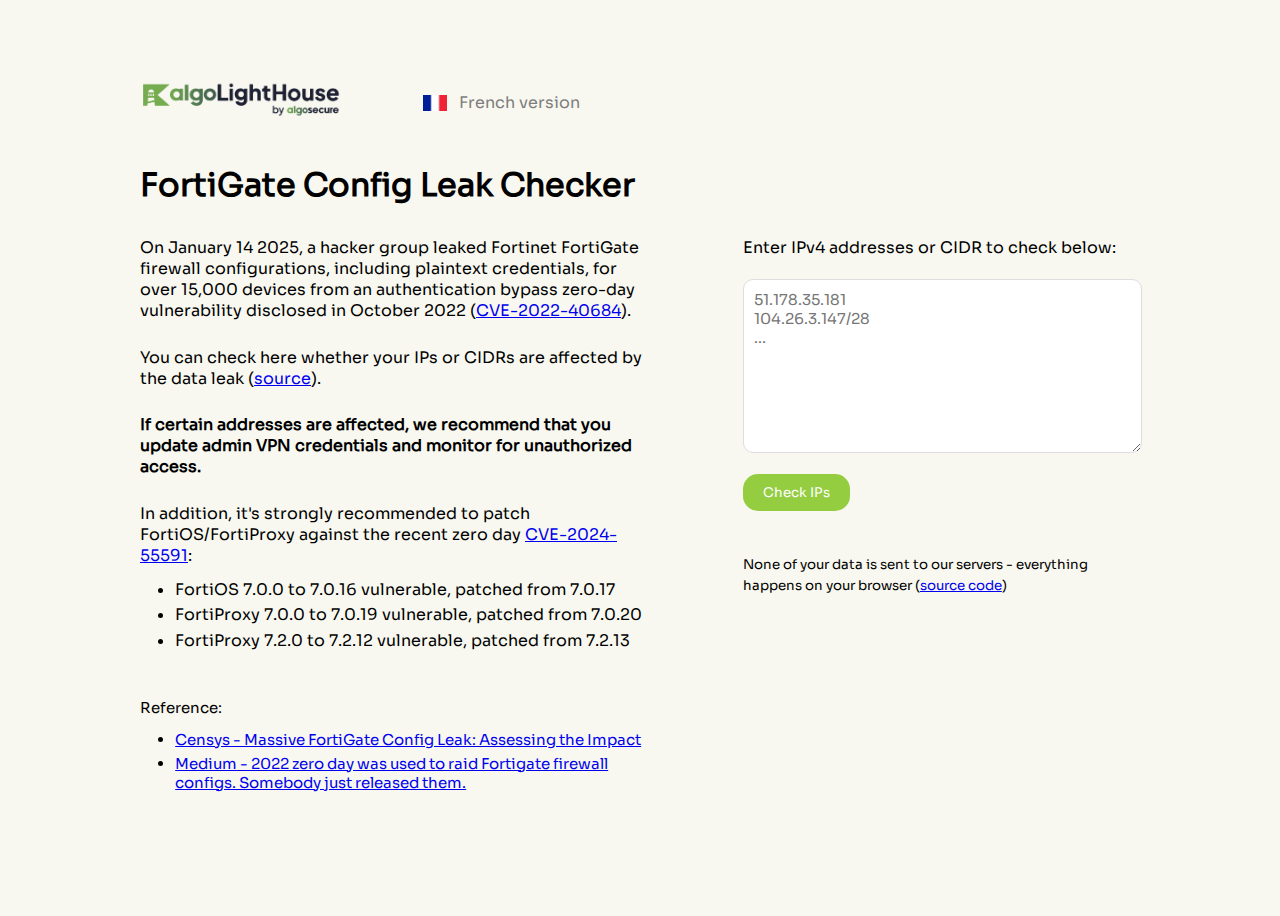
<file: index.html>
<!DOCTYPE html>
<html lang="en">
<head>
    <meta charset="UTF-8">
    <meta name="viewport" content="width=device-width, initial-scale=1.0">
    <title>FortiGate Config Leak Checker</title>

    <link href="./assets/main.css" rel="stylesheet" />

    <script>var lang = "en";</script>
    <script defer src="./assets/main.js"></script>
</head>
<body>
    <main>
        <div class="logo">
            <a class="logo" href="https://algolighthouse.fr" target="_blank" rel="noopener">
                <img src="./assets/logo.png" alt="AlgoLightHouse logo" />
            </a>
            <a href="./fr" class="lang">
                <img src="./assets/flag-fr.png" alt="french flag" />
                French version
            </a>
        </div>

        <h1>FortiGate Config Leak Checker</h1>

        <div>
            <div class="context">
                <p>
                    On January 14 2025, a hacker group leaked Fortinet FortiGate firewall configurations, 
                    including plaintext credentials, for over 15,000 devices from an authentication bypass 
                    zero-day vulnerability disclosed in October 2022 (<a href="https://nvd.nist.gov/vuln/detail/cve-2022-40684" target="_blank" rel="noopener">CVE-2022-40684</a>).
                </p>
                <p>
                    You can check here whether your IPs or CIDRs are affected by the data leak 
                    (<a href="https://github.com/arsolutioner/fortigate-belsen-leak/blob/main/affected_ips.txt" target="_blank" rel="noopener">source</a>).
                </p>
                <p>
                    <strong>If certain addresses are affected, 
                    we recommend that you update admin VPN credentials 
                    and monitor for unauthorized access.</strong>
                </p>
                <p>
                    In addition, it's strongly recommended to patch FortiOS/FortiProxy against the recent zero day 
                    <a href="https://nvd.nist.gov/vuln/detail/cve-2024-55591" target="_blank" rel="noopener">CVE-2024-55591</a>:
                </p>
                <ul>
                    <li>FortiOS 7.0.0 to 7.0.16 vulnerable, patched from 7.0.17</li>
                    <li>FortiProxy 7.0.0 to 7.0.19 vulnerable, patched from 7.0.20</li>
                    <li>FortiProxy 7.2.0 to 7.2.12 vulnerable, patched from 7.2.13</li>
                </ul>
                <br/>
                <br/>
                <div class="reference">
                    <p>
                        Reference:
                    </p>
                    <ul>
                        <li>
                            <a href="https://censys.com/fortigate-config-leak-impact/" target="_blank" rel="noopener">
                                Censys - Massive FortiGate Config Leak: Assessing the Impact
                            </a>
                        </li>
                        <li>
                            <a href="https://doublepulsar.com/2022-zero-day-was-used-to-raid-fortigate-firewall-configs-somebody-just-released-them-a7a74e0b0c7f" target="_blank" rel="noopener">
                                Medium - 2022 zero day was used to raid Fortigate firewall configs. Somebody just released them.
                            </a>
                        </li>
                    </ul>
                </div>
            </div>
            <div class="form">
                <div>Enter IPv4 addresses or CIDR to check below:</div>
                <textarea id="input" autofocus spellcheck="false" rows="8" placeholder="51.178.35.181
104.26.3.147/28
..."></textarea>
                <button type="submit" onclick="ipsLookup()">Check IPs</button>
                <br/><br/><br/>
                <small>
                    None of your data is sent to our servers - 
                    everything happens on your browser (<a href="https://github.com/AlgoSecure/2025-fortigate-leak-checker" target="_blank" rel="noopener">source code</a>)
                </small>
            </div>
        </div>
    </main>
</body>
</html>
</file>
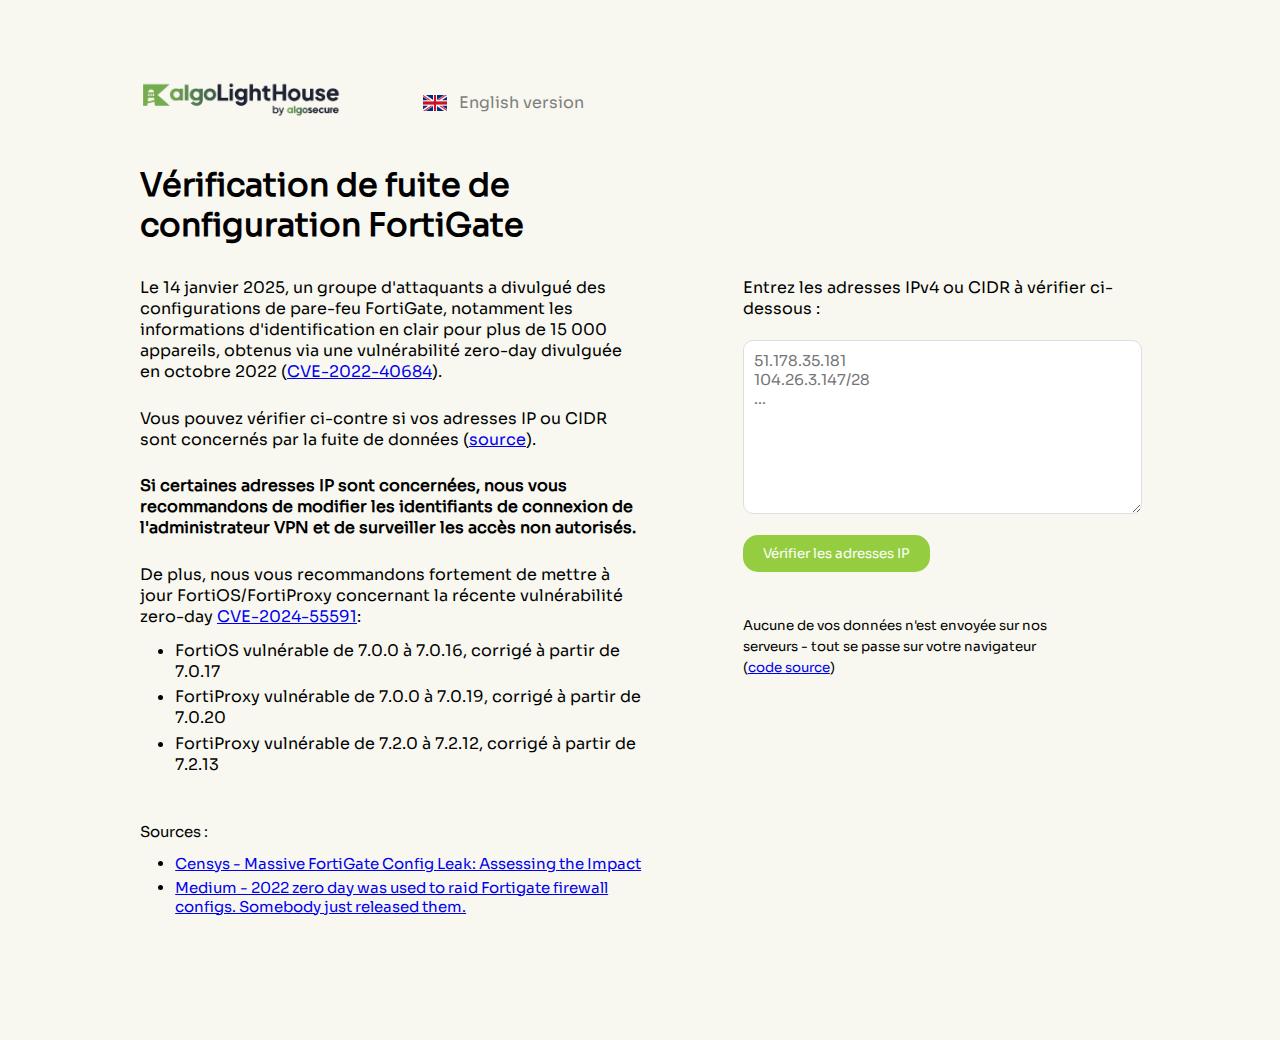
<file: fr.html>
<!DOCTYPE html>
<html lang="fr">
<head>
    <meta charset="UTF-8">
    <meta name="viewport" content="width=device-width, initial-scale=1.0">
    <title>Vérification de fuite de configuration FortiGate</title>

    <link href="./assets/main.css" rel="stylesheet" />

    <script>var lang = "fr";</script>
    <script defer src="./assets/main.js"></script>
</head>
<body>
    <main>
        <div class="logo">
            <a class="logo" href="https://algolighthouse.fr" target="_blank" rel="noopener">
                <img src="./assets/logo.png" alt="AlgoLightHouse logo" />
            </a>
            <a href="./" class="lang">
                <img src="./assets/flag-uk.png" alt="uk flag" />
                English version
            </a>
        </div>

        <h1>Vérification de fuite de<br/>configuration FortiGate</h1>

        <div>
            <div class="context">
                <p>
                    Le 14 janvier 2025, un groupe d'attaquants a divulgué des configurations de pare-feu FortiGate, 
                    notamment les informations d'identification en clair pour plus de 15 000 appareils, obtenus via une 
                    vulnérabilité zero-day divulguée en octobre 2022 (<a href="https://nvd.nist.gov/vuln/detail/cve-2022-40684" target="_blank" rel="noopener">CVE-2022-40684</a>).
                </p>
                <p>
                    Vous pouvez vérifier ci-contre si vos adresses IP ou CIDR sont concernés par la fuite de données 
                    (<a href="https://github.com/arsolutioner/fortigate-belsen-leak/blob/main/affected_ips.txt" target="_blank" rel="noopener">source</a>).
                </p>
                <p>
                    <strong>Si certaines adresses IP sont concernées, 
                    nous vous recommandons de modifier les identifiants de connexion 
                    de l'administrateur VPN et de surveiller les accès non autorisés.</strong>
                </p>
                <p>
                    De plus, nous vous recommandons fortement de mettre à jour FortiOS/FortiProxy concernant la récente vulnérabilité zero-day 
                    <a href="https://nvd.nist.gov/vuln/detail/cve-2024-55591" target="_blank" rel="noopener">CVE-2024-55591</a>:
                </p>
                <ul>
                    <li>FortiOS vulnérable de 7.0.0 à 7.0.16, corrigé à partir de 7.0.17</li>
                    <li>FortiProxy vulnérable de 7.0.0 à 7.0.19, corrigé à partir de 7.0.20</li>
                    <li>FortiProxy vulnérable de 7.2.0 à 7.2.12, corrigé à partir de 7.2.13</li>
                </ul>
                <br/>
                <br/>
                <div class="reference">
                    <p>
                        Sources :
                    </p>
                    <ul>
                        <li>
                            <a href="https://censys.com/fortigate-config-leak-impact/" target="_blank" rel="noopener">
                                Censys - Massive FortiGate Config Leak: Assessing the Impact
                            </a>
                        </li>
                        <li>
                            <a href="https://doublepulsar.com/2022-zero-day-was-used-to-raid-fortigate-firewall-configs-somebody-just-released-them-a7a74e0b0c7f" target="_blank" rel="noopener">
                                Medium - 2022 zero day was used to raid Fortigate firewall configs. Somebody just released them.
                            </a>
                        </li>
                    </ul>
                </div>
            </div>
            <div class="form">
                <div>Entrez les adresses IPv4 ou CIDR à vérifier ci-dessous :</div>
                <textarea id="input" autofocus spellcheck="false" rows="8" placeholder="51.178.35.181
104.26.3.147/28
..."></textarea>
                <button type="submit" onclick="ipsLookup()">Vérifier les adresses IP</button>
                <br/><br/><br/>
                <small>
                    Aucune de vos données n'est envoyée sur nos<br/>serveurs - 
                    tout se passe sur votre navigateur<br/>
                    (<a href="https://github.com/AlgoSecure/2025-fortigate-leak-checker" target="_blank" rel="noopener">code source</a>)
                </small>
            </div>
        </div>
    </main>
</body>
</html>
</file>
<file: assets/main.css>
@font-face {
    font-family: 'Sora';
    src: url('./Sora-Regular.ttf') format('truetype');
}  

* {
    margin: 0;
    padding: 0;
    font-family: 'Sora';
}

html,
body {
    margin: 0;
    padding: 0;
}

body {
    background-color: #f8f8f0;
}

div.logo {
    display: flex;
    align-items: center;
    margin-bottom: 2rem;
}

div.logo a.logo img {
    height: 3.5rem;
    margin-left: -12px;
    margin-right: 4.5rem;
}

div.logo a.lang {
    text-decoration: none;
    color: #7e7e7e;
    display: flex;
    align-items: center;
}

div.logo a.lang img {
    height: 16px;
    aspect-ratio: 1.5;
    margin-right: 12px;
}

main {
    max-width: 1000px;
    margin: 8vh auto;
    padding: 0 20px;
}

main > div {
    display: flex;
    flex-direction: column;
    margin-top: 2rem;
}

@media (min-width: 1000px) {
    main > div {
        flex-direction: row;
    }
}

main > div > .context {
    flex: 4;
    padding-right: 100px;
    margin-bottom: 3rem;
}

main > div > .form {
    flex: 3;
    padding-right: 20px;
}

textarea {
    outline: none;
    border: 1px solid rgb(222, 222, 222);
    border-radius: 10px;
    padding: 10px;
    width: 100%;
    display: block;
    margin: 1.3rem 0;
    font-size: 15px;
}

button {
    border: none;
    border-radius: 15px;
    padding: 10px 20px;
    color: #ffffff;
    background-color: #95cd41;
    transition: all .2s;
    cursor: pointer;
}

button:hover {
    background-color: #6ba725;
}

p {
    margin-bottom: 1.6rem;
}

ul {
    margin-left: 2.2rem;
    margin-top: -.8rem;
}

li {
    margin-bottom: .3rem;
}

.reference {
    font-size: 15px;
}
</file>
